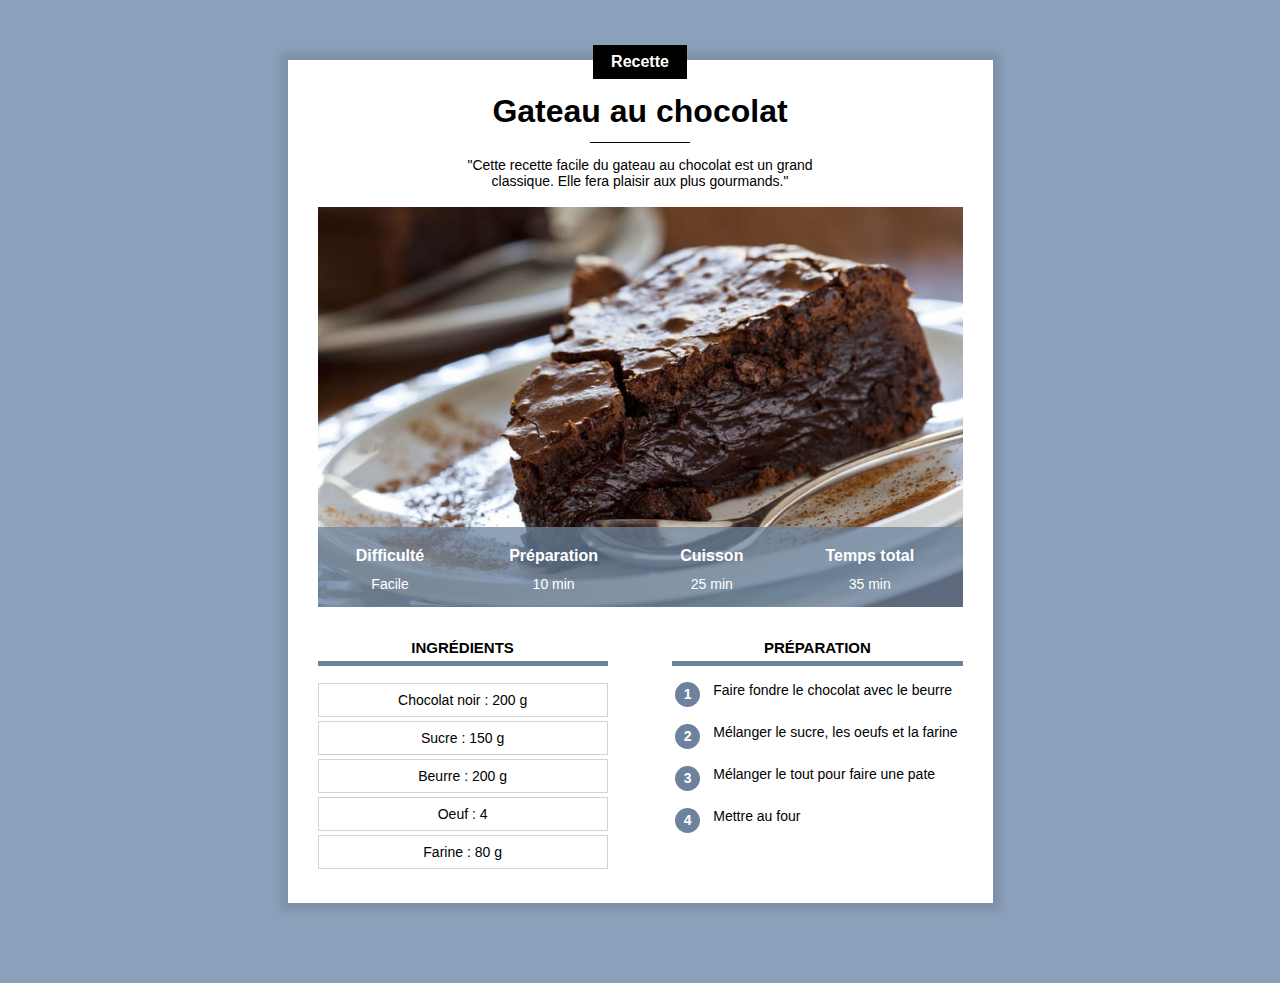
<file: index.html>
<!DOCTYPE html>
<html lang="fr">
    <head>
        <title>Exercice Recette du gateau au chocolat</title>
        <meta charset="UTF-8">
        <meta name="viewport" content="width=device-width, initial-scale=1.0">
        <link rel="stylesheet" href="recette.css"/>
    </head>

    <body>
        <div class="contenu">
            
            <div class="centre categorie">
                <p class="categorie">Recette</p>
            </div>

            <h1>Gateau au chocolat</h1>
    
        <div class="separateur"></div>
        
        <div class="centre">
            <p class="description">"Cette recette facile du gateau au chocolat est un grand classique. Elle fera plaisir aux plus gourmands."</p>
        </div>

        <div class="info">
            <img class="centre info" src="gateau_choco.jpg">
    
            <table class=info>
                <tr>
                    <th>Difficulté</th>
                    <th>Préparation</th>
                    <th>Cuisson</th>
                    <th>Temps total</th>
                </tr>
                <tr>
                    <td>Facile</td>
                    <td>10 min</td>
                    <td>25 min</td>
                    <td>35 min</td>
                </tr>
            </table>
        </div>

    <!-- LISTES
        Liste non ordonnée : unordered list (ul)
        Liste ordonnées: ordered list (ol)
        Elément : list item (li)
    -->
        <div>
            <div class="colonne1 colonne">
                <h2>Ingrédients</h2>
    
            <div class="colgauche">
                <p>Chocolat noir : 200 g</p>
                <p>Sucre : 150 g        </p>
                <p>Beurre : 200 g       </p>
                <p>Oeuf : 4             </p>
                <p>Farine : 80 g        </p>
            </div>
            </div>
            <div class="colonne2 colonne">  
                <h2>Préparation</h2>
    
            <table class="preparation">
                <tr><td><p class="numero">1</p></td><td  class="preparation_etape">Faire fondre le chocolat avec le beurre</td></tr>
                <tr><td><p class="numero">2</p></td><td  class="preparation_etape">Mélanger le sucre, les oeufs et la farine</td></tr>
                <tr><td><p class="numero">3</p></td><td  class="preparation_etape">Mélanger le tout pour faire une pate</td></tr>
                <tr><td><p class="numero">4</p></td><td  class="preparation_etape">Mettre au four</td></tr>
            </table>
        </div>
    </div>
    
    </body>
</html>
</file>
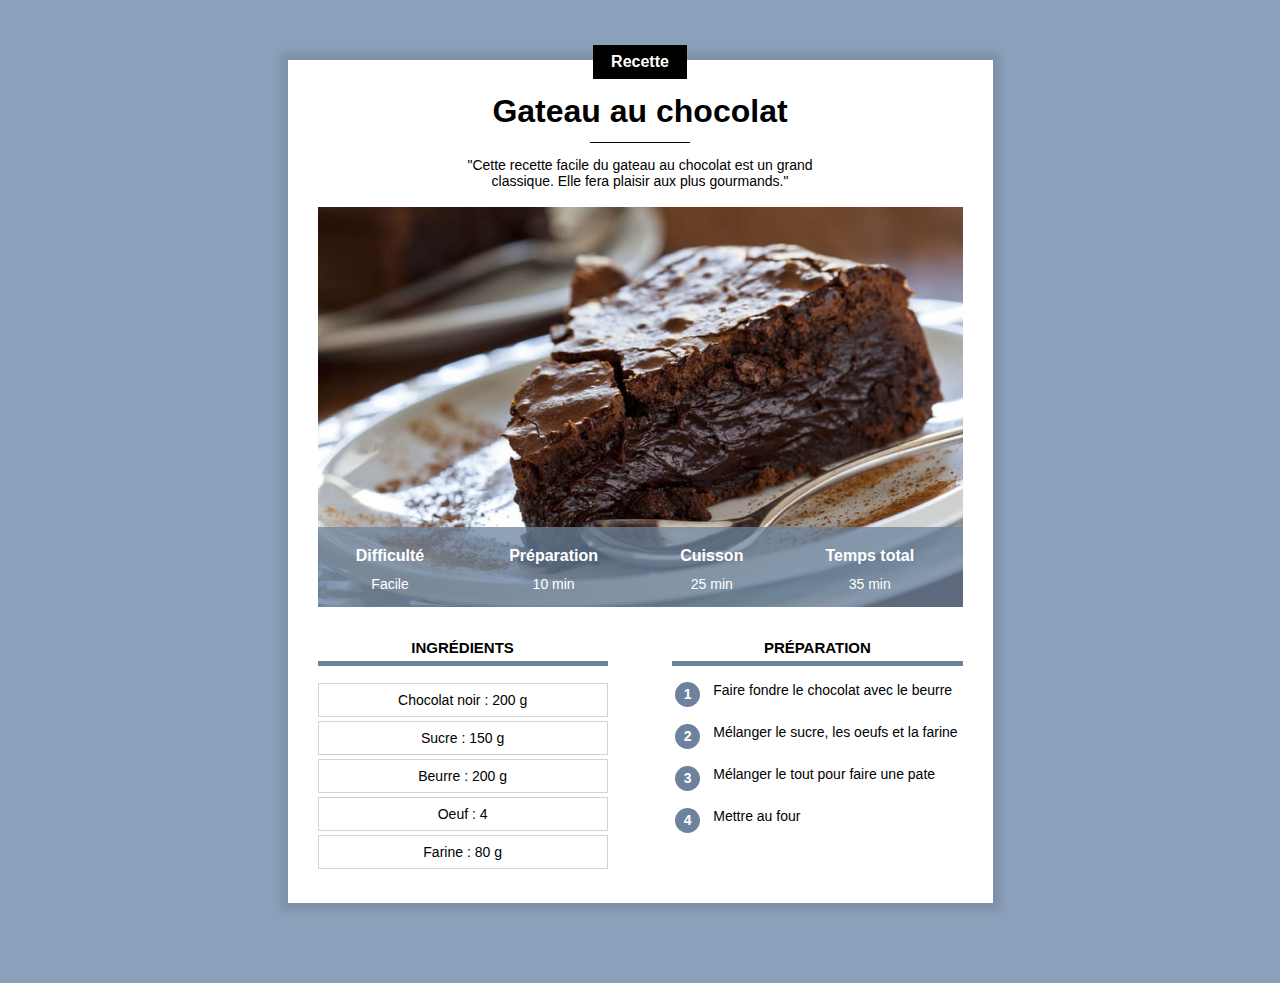
<file: Exercice_gateau_chocolat.html>
<!DOCTYPE html>
<html lang="fr">
    <head>
        <title>Exercice Recette du gateau au chocolat</title>
        <meta charset="UTF-8">
        <link rel="stylesheet" href="recette.css"/>
    </head>

    <body>
        <div class="contenu">
            
            <div class="centre categorie">
                <p class="categorie">Recette</p>
            </div>

            <h1>Gateau au chocolat</h1>
    
        <div class="separateur"></div>
        
        <div class="centre">
            <p class="description">"Cette recette facile du gateau au chocolat est un grand classique. Elle fera plaisir aux plus gourmands."</p>
        </div>

        <div class="info">
            <img class="centre info" src="gateau_choco.jpg">
    
            <table class=info>
                <tr>
                    <th>Difficulté</th>
                    <th>Préparation</th>
                    <th>Cuisson</th>
                    <th>Temps total</th>
                </tr>
                <tr>
                    <td>Facile</td>
                    <td>10 min</td>
                    <td>25 min</td>
                    <td>35 min</td>
                </tr>
            </table>
        </div>

    <!-- LISTES
        Liste non ordonnée : unordered list (ul)
        Liste ordonnées: ordered list (ol)
        Elément : list item (li)
    -->
        <div>
            <div class="colonne1 colonne">
                <h2>Ingrédients</h2>
    
            <div class="colgauche">
                <p>Chocolat noir : 200 g</p>
                <p>Sucre : 150 g        </p>
                <p>Beurre : 200 g       </p>
                <p>Oeuf : 4             </p>
                <p>Farine : 80 g        </p>
            </div>
            </div>
            <div class="colonne2 colonne">  
                <h2>Préparation</h2>
    
            <table class="preparation">
                <tr><td><p class="numero">1</p></td><td  class="preparation_etape">Faire fondre le chocolat avec le beurre</td></tr>
                <tr><td><p class="numero">2</p></td><td  class="preparation_etape">Mélanger le sucre, les oeufs et la farine</td></tr>
                <tr><td><p class="numero">3</p></td><td  class="preparation_etape">Mélanger le tout pour faire une pate</td></tr>
                <tr><td><p class="numero">4</p></td><td  class="preparation_etape">Mettre au four</td></tr>
            </table>
        </div>
    </div>
    
    </body>
</html>
</file>
<file: recette.css>
*{
    overflow: auto;
}

body{
    background-color: #8BA1BB;
    font-family: Arial;
    margin: 0;
}
p.categorie{
    background-color: black;
    color: white;
    display: inline-block;
    margin-top: -15px;
    padding: 8px 18px;
    margin-bottom: 0px;
    font-weight: bold;
    font-size: 16px;
}
div.categorie{
    margin-bottom: 0px;
    margin-top: 0px;
    overflow: visible;
}
.centre{
    text-align: center;
    width: 100%;
}
div.contenu{
    background-color: white;
    margin: 40px 8px 40px 8px;
    padding: 0px 8px 20px 8px;
    box-shadow: 0px 0px 8px 8px rgba(0, 0, 0, 0.1);
    overflow: visible;
}
h1{
    text-align: center;
    margin-bottom: 12px;
    margin-top: 10px;

}
p.description{
    text-align: center;
    max-width: 400px;
    display: inline-block;
    font-size: 14px;
}
div.description{
    text-align: center;
}
div.separateur{
    width : 100px;
    height: 1px;
    background-color: black;
    margin-left: auto;
    margin-right: auto;

}
div.info{
    position: relative; 

}
table.info{
    position: absolute; 
    bottom: 0; 
    width: 100%; 
    color: white; 
    background-color: #6C829DC0; 
    height: 50px;
}
table.info td{
    text-align: center;
    font-size: 12px;
    vertical-align: top;
}
table.info th{
    text-align: center;
    font-size: 14px;
    vertical-align: bottom;
    padding-bottom: 8px;
}
img.info{
    display: block;
    max-height: 400px;
    object-fit: cover;
    min-height: 200px;
    background-color: lightgray;

}
div.colonne{
    width: 100%;
    margin-top: 20px;

}
div.colonne h2{
   text-align: center;
   text-transform: uppercase;
   font-size: 15px;
   border-bottom: 5px solid #6C829D ;
   padding-bottom: 5px; 
}
div.colonne1{
    display: inline-block;
    
}

div.colgauche p{ 
    text-align: center;
    font-size: 14px;
    margin-top: 4px;
    margin-bottom: 0;
    border: 1px solid lightgray;
    padding: 8px 0;
}
table.preparation p.numero{
    background-color: #6C829D ;
    color: white;
    width: 25px;
    height: 25px;
    text-align: center;
    font-size: 14px;
    font-weight: bold;
    padding-top: 4px;
    box-sizing: border-box;
    border-radius: 50%;
    margin: 0;
}
table.preparation td{
    vertical-align: top;
}
table.preparation td.preparation_etape{
    font-size: 14px;
    padding-left: 10px;
    padding-bottom: 10px;
}
table.preparation tr{
    height: 40px;
}
/* Styles pour ordinateur */
@media only screen and (min-width: 768px) {
    div.contenu{
    margin: 60px 10% 80px 10%;
    padding: 0px 30px 30px 30px;
    min-width: 350px;
    }
    table.info{
        height: 80px;
    }
    table.info td{
        font-size: 14px;
    }
    table.info th{
        font-size: 16px;
    }
    div.colonne{
        width: 45%;
    }
    div.colonne1{
        margin-right: 10%;
        
    }
    
    div.colonne2{
        float: right;
    }
}
@media only screen and (min-width: 768px) {
    div.contenu{
        margin-left: auto;
        margin-right: auto;
        width: 645px;
}
}
</file>
